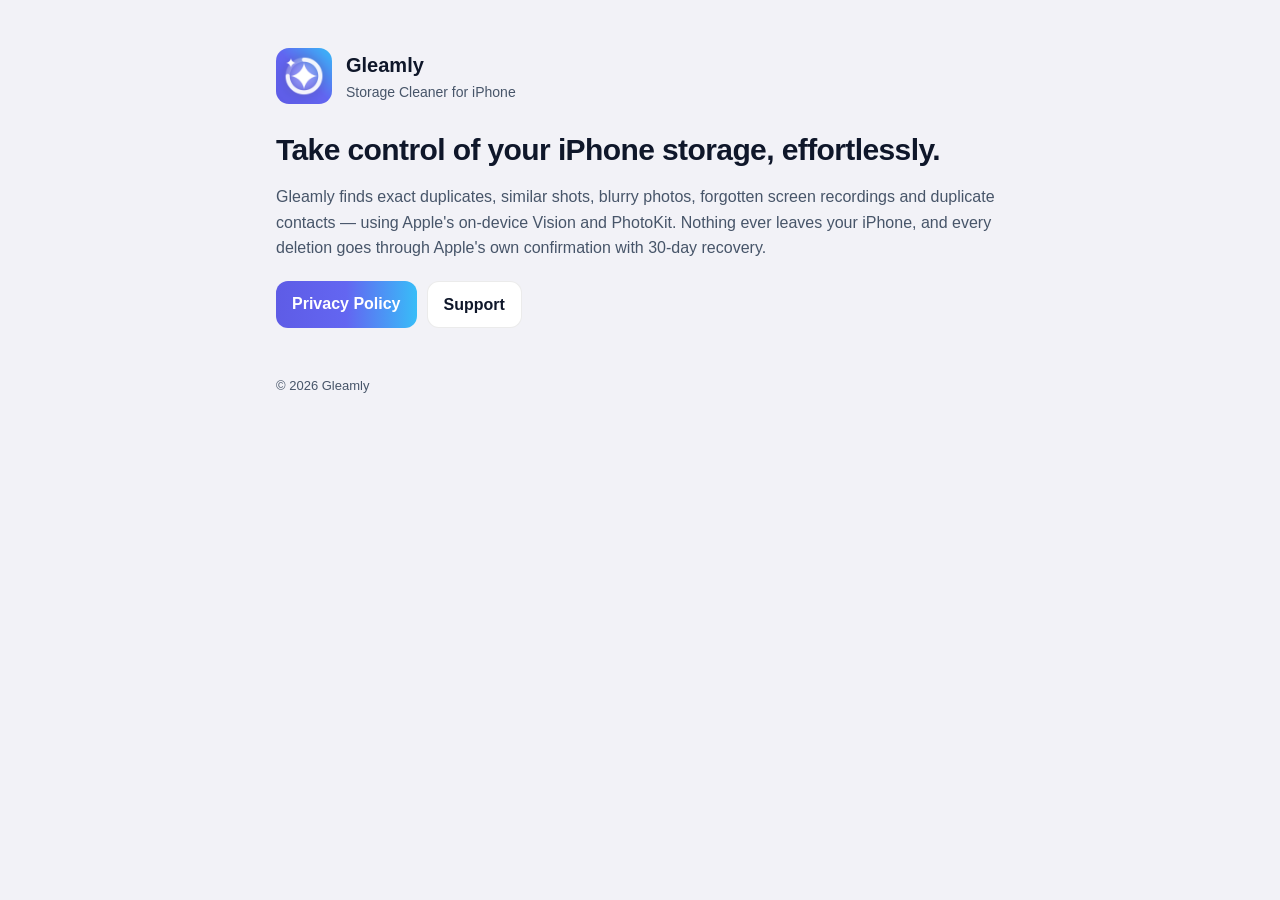
<file: index.html>
<!doctype html>
<html lang="en">
<head>
  <meta charset="utf-8">
  <meta name="viewport" content="width=device-width, initial-scale=1">
  <title>Gleamly – Storage Cleaner</title>
  <meta name="description" content="Gleamly finds duplicate photos, large videos and messy contacts — 100% on your iPhone.">
  <link rel="icon" href="icon.png">
  <link rel="stylesheet" href="style.css">
</head>
<body>
<main>
  <header>
    <img src="icon.png" alt="Gleamly app icon">
    <div>
      <div class="brand">Gleamly</div>
      <p class="tagline">Storage Cleaner for iPhone</p>
    </div>
  </header>

  <h1>Take control of your iPhone storage, effortlessly.</h1>
  <p>Gleamly finds exact duplicates, similar shots, blurry photos, forgotten screen recordings and duplicate contacts —
    using Apple's on-device Vision and PhotoKit. Nothing ever leaves your iPhone, and every deletion goes through
    Apple's own confirmation with 30-day recovery.</p>

  <div class="links">
    <a class="button" href="privacy.html">Privacy Policy</a>
    <a class="button secondary" href="support.html">Support</a>
  </div>

  <footer>© 2026 Gleamly</footer>
</main>
</body>
</html>
</file>
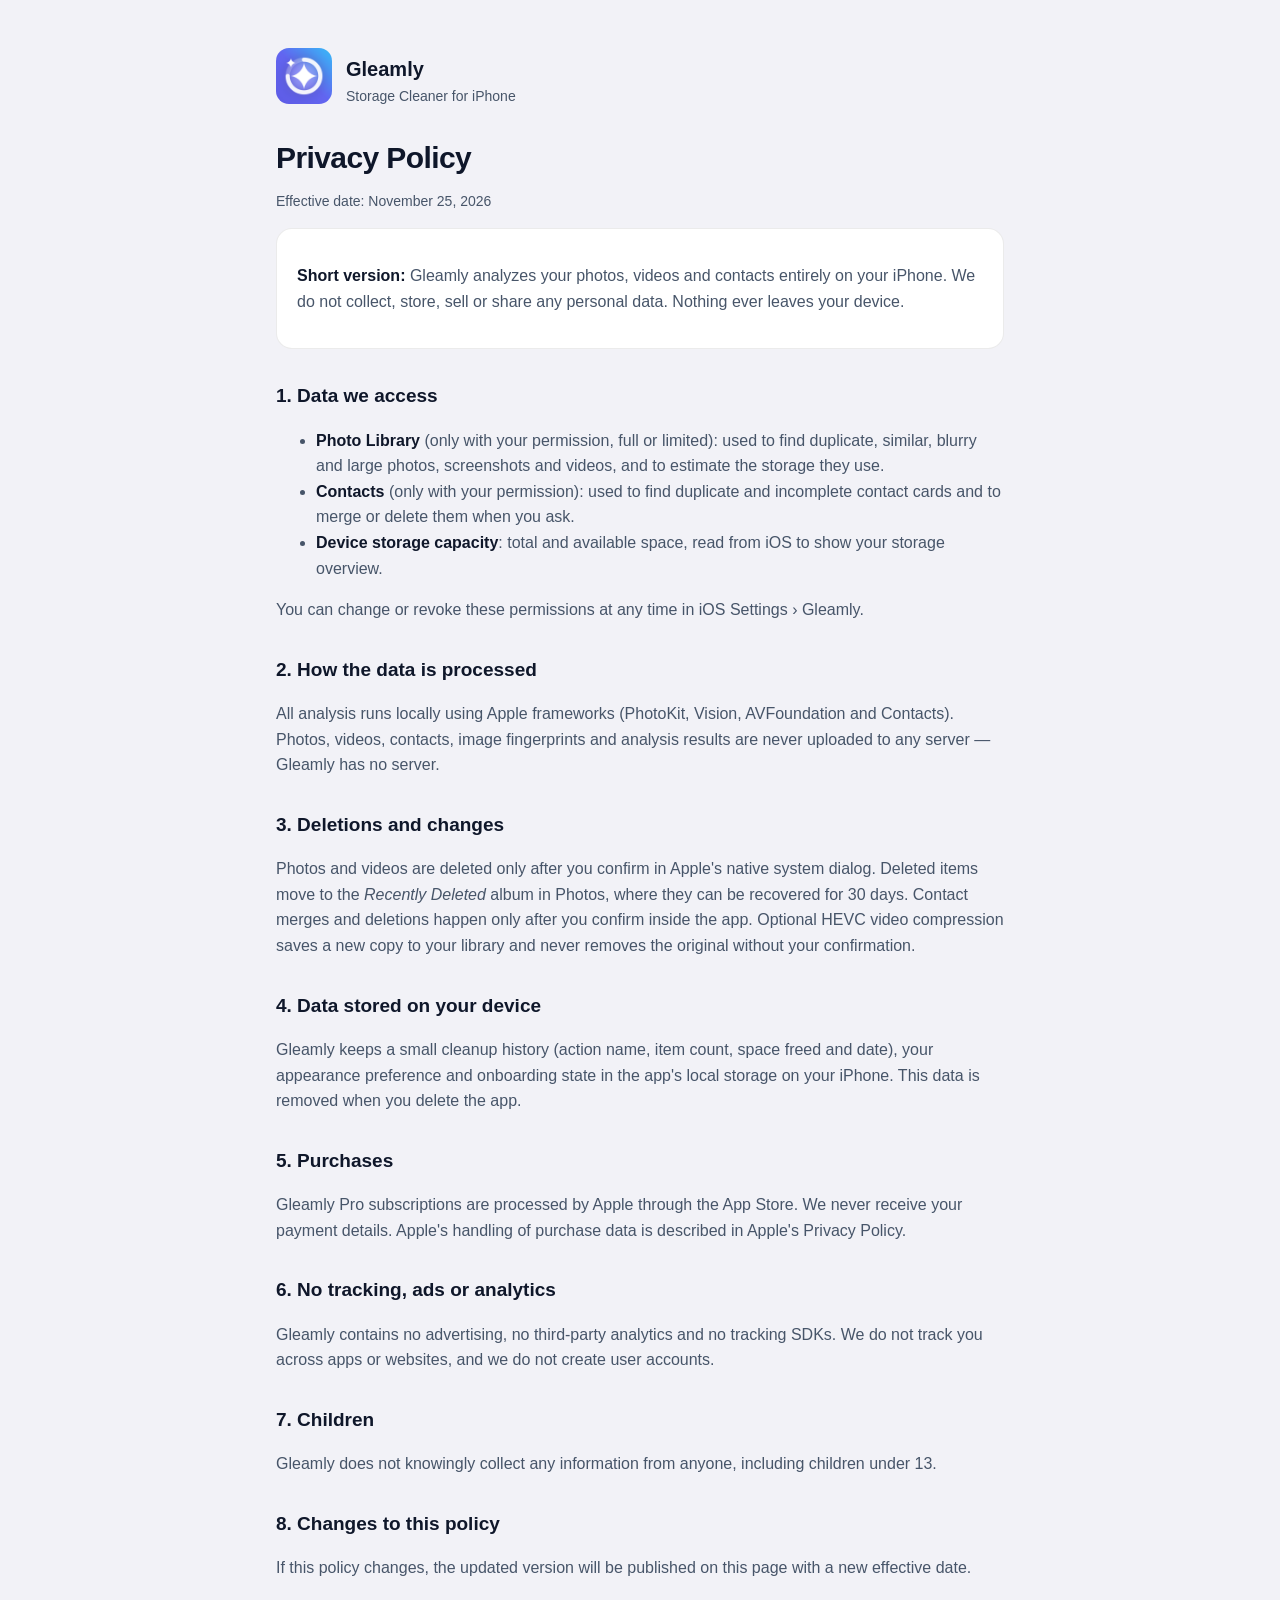
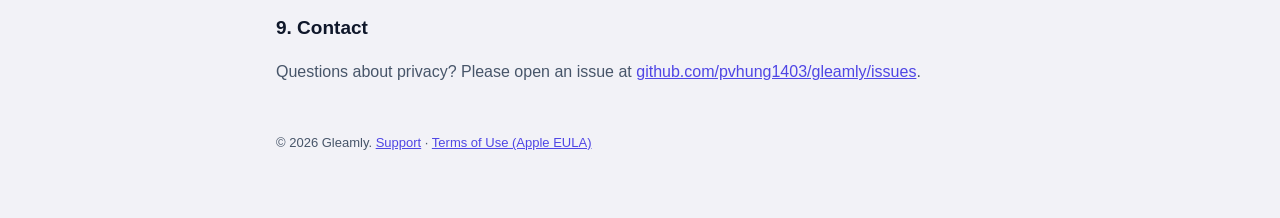
<file: privacy.html>
<!doctype html>
<html lang="en">
<head>
  <meta charset="utf-8">
  <meta name="viewport" content="width=device-width, initial-scale=1">
  <title>Gleamly Privacy Policy</title>
  <meta name="description" content="Privacy Policy for Gleamly – Storage Cleaner for iPhone. All analysis happens on your device.">
  <link rel="icon" href="icon.png">
  <link rel="stylesheet" href="style.css">
</head>
<body>
<main>
  <header>
    <a href="./"><img src="icon.png" alt="Gleamly app icon"></a>
    <div>
      <div class="brand">Gleamly</div>
      <p class="tagline">Storage Cleaner for iPhone</p>
    </div>
  </header>

  <h1>Privacy Policy</h1>
  <p class="updated">Effective date: November 25, 2026</p>

  <div class="card">
    <p><strong>Short version:</strong> Gleamly analyzes your photos, videos and contacts entirely on your iPhone.
      We do not collect, store, sell or share any personal data. Nothing ever leaves your device.</p>
  </div>

  <h2>1. Data we access</h2>
  <ul>
    <li><strong>Photo Library</strong> (only with your permission, full or limited): used to find duplicate, similar,
      blurry and large photos, screenshots and videos, and to estimate the storage they use.</li>
    <li><strong>Contacts</strong> (only with your permission): used to find duplicate and incomplete contact cards
      and to merge or delete them when you ask.</li>
    <li><strong>Device storage capacity</strong>: total and available space, read from iOS to show your storage overview.</li>
  </ul>
  <p>You can change or revoke these permissions at any time in iOS Settings › Gleamly.</p>

  <h2>2. How the data is processed</h2>
  <p>All analysis runs locally using Apple frameworks (PhotoKit, Vision, AVFoundation and Contacts). Photos, videos,
    contacts, image fingerprints and analysis results are never uploaded to any server — Gleamly has no server.</p>

  <h2>3. Deletions and changes</h2>
  <p>Photos and videos are deleted only after you confirm in Apple's native system dialog. Deleted items move to the
    <em>Recently Deleted</em> album in Photos, where they can be recovered for 30 days. Contact merges and deletions
    happen only after you confirm inside the app. Optional HEVC video compression saves a new copy to your library and
    never removes the original without your confirmation.</p>

  <h2>4. Data stored on your device</h2>
  <p>Gleamly keeps a small cleanup history (action name, item count, space freed and date), your appearance preference
    and onboarding state in the app's local storage on your iPhone. This data is removed when you delete the app.</p>

  <h2>5. Purchases</h2>
  <p>Gleamly Pro subscriptions are processed by Apple through the App Store. We never receive your payment details.
    Apple's handling of purchase data is described in Apple's Privacy Policy.</p>

  <h2>6. No tracking, ads or analytics</h2>
  <p>Gleamly contains no advertising, no third-party analytics and no tracking SDKs. We do not track you across apps
    or websites, and we do not create user accounts.</p>

  <h2>7. Children</h2>
  <p>Gleamly does not knowingly collect any information from anyone, including children under 13.</p>

  <h2>8. Changes to this policy</h2>
  <p>If this policy changes, the updated version will be published on this page with a new effective date.</p>

  <h2>9. Contact</h2>
  <p>Questions about privacy? Please open an issue at
    <a href="https://github.com/pvhung1403/gleamly/issues">github.com/pvhung1403/gleamly/issues</a>.</p>

  <footer>© 2026 Gleamly. <a href="support.html">Support</a> · <a href="https://www.apple.com/legal/internet-services/itunes/dev/stdeula/">Terms of Use (Apple EULA)</a></footer>
</main>
</body>
</html>
</file>
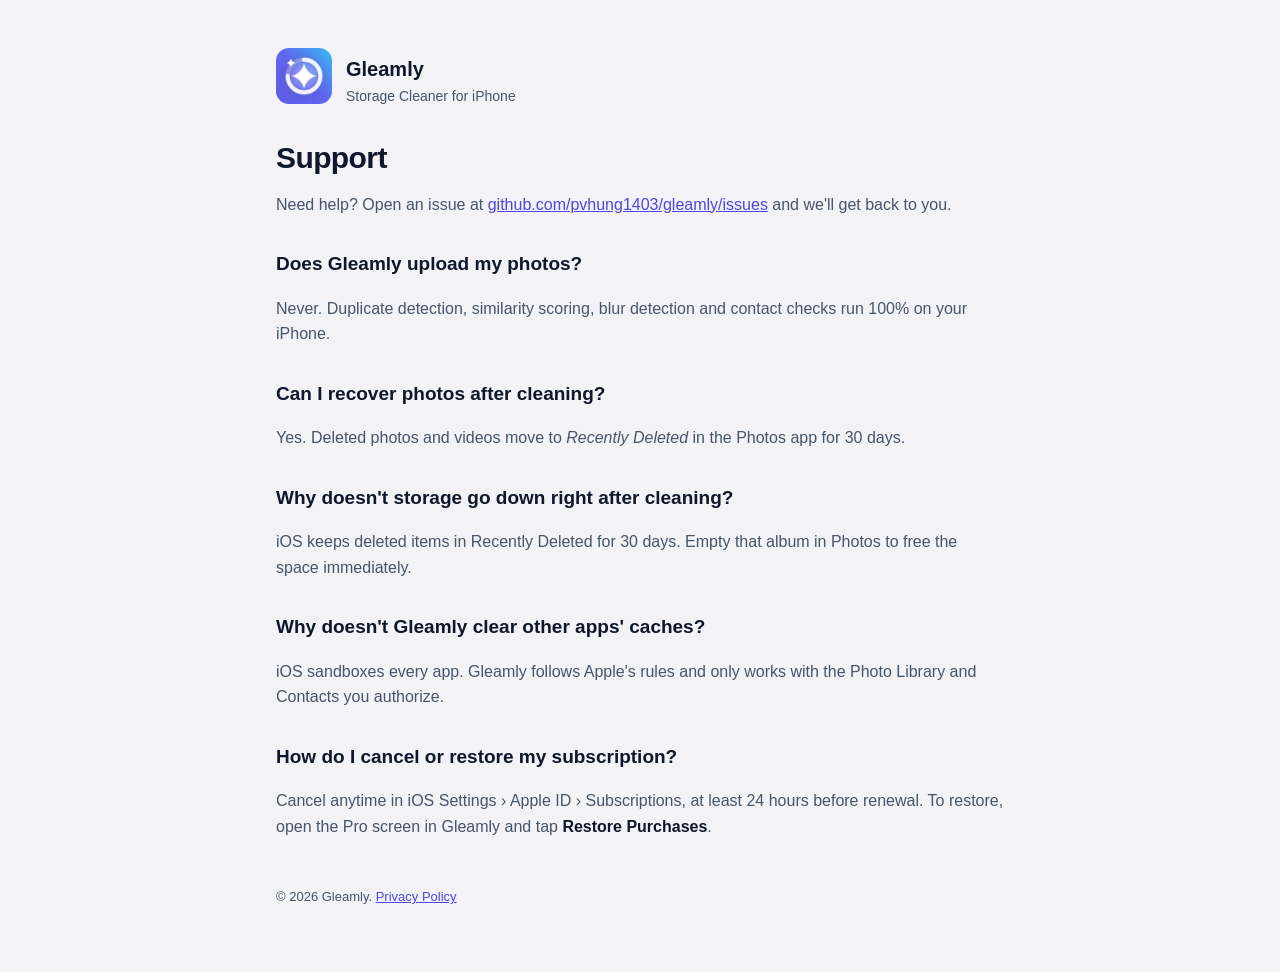
<file: support.html>
<!doctype html>
<html lang="en">
<head>
  <meta charset="utf-8">
  <meta name="viewport" content="width=device-width, initial-scale=1">
  <title>Gleamly Support</title>
  <meta name="description" content="Help and frequently asked questions for Gleamly – Storage Cleaner for iPhone.">
  <link rel="icon" href="icon.png">
  <link rel="stylesheet" href="style.css">
</head>
<body>
<main>
  <header>
    <a href="./"><img src="icon.png" alt="Gleamly app icon"></a>
    <div>
      <div class="brand">Gleamly</div>
      <p class="tagline">Storage Cleaner for iPhone</p>
    </div>
  </header>

  <h1>Support</h1>
  <p>Need help? Open an issue at
    <a href="https://github.com/pvhung1403/gleamly/issues">github.com/pvhung1403/gleamly/issues</a> and we'll get back to you.</p>

  <h2>Does Gleamly upload my photos?</h2>
  <p>Never. Duplicate detection, similarity scoring, blur detection and contact checks run 100% on your iPhone.</p>

  <h2>Can I recover photos after cleaning?</h2>
  <p>Yes. Deleted photos and videos move to <em>Recently Deleted</em> in the Photos app for 30 days.</p>

  <h2>Why doesn't storage go down right after cleaning?</h2>
  <p>iOS keeps deleted items in Recently Deleted for 30 days. Empty that album in Photos to free the space immediately.</p>

  <h2>Why doesn't Gleamly clear other apps' caches?</h2>
  <p>iOS sandboxes every app. Gleamly follows Apple's rules and only works with the Photo Library and Contacts you authorize.</p>

  <h2>How do I cancel or restore my subscription?</h2>
  <p>Cancel anytime in iOS Settings › Apple ID › Subscriptions, at least 24 hours before renewal.
    To restore, open the Pro screen in Gleamly and tap <strong>Restore Purchases</strong>.</p>

  <footer>© 2026 Gleamly. <a href="privacy.html">Privacy Policy</a></footer>
</main>
</body>
</html>
</file>
<file: style.css>
:root {
  --bg: #F2F2F7;
  --surface: #FFFFFF;
  --text: #0F172A;
  --muted: #475569;
  --stroke: rgba(0, 0, 0, 0.08);
  --accent: #4F46E5;
  --sky: #0284C7;
  color-scheme: light dark;
}

@media (prefers-color-scheme: dark) {
  :root {
    --bg: #080B18;
    --surface: rgba(19, 24, 51, 0.85);
    --text: #F8FAFC;
    --muted: #94A3B8;
    --stroke: rgba(255, 255, 255, 0.10);
    --accent: #818CF8;
    --sky: #38BDF8;
  }
}

* { box-sizing: border-box; }

body {
  margin: 0;
  background: var(--bg);
  color: var(--text);
  font: 16px/1.6 -apple-system, BlinkMacSystemFont, "SF Pro Text", "Segoe UI", Roboto, sans-serif;
}

main {
  max-width: 760px;
  margin: 0 auto;
  padding: 48px 16px 64px;
}

header {
  display: flex;
  align-items: center;
  gap: 14px;
  margin-bottom: 28px;
}

header img {
  width: 56px;
  height: 56px;
  border-radius: 13px;
}

header a { color: inherit; text-decoration: none; }

h1 { font-size: 30px; line-height: 1.2; margin: 0 0 6px; letter-spacing: -0.02em; }
h2 { font-size: 19px; margin: 32px 0 8px; }
p, li { color: var(--muted); }
strong { color: var(--text); }
a { color: var(--accent); }

.brand { font-weight: 700; font-size: 20px; }
.tagline { margin: 0; color: var(--muted); font-size: 14px; }
.updated { font-size: 14px; color: var(--muted); }

.card {
  background: var(--surface);
  border: 1px solid var(--stroke);
  border-radius: 16px;
  padding: 18px 20px;
  margin: 16px 0;
}

.links { display: flex; flex-wrap: wrap; gap: 10px; margin-top: 20px; }

.button {
  display: inline-block;
  padding: 10px 16px;
  border-radius: 12px;
  background: linear-gradient(90deg, #5E5CE6, #6366F1, #38BDF8);
  color: #fff;
  font-weight: 600;
  text-decoration: none;
}

.button.secondary {
  background: var(--surface);
  color: var(--text);
  border: 1px solid var(--stroke);
}

footer { margin-top: 48px; font-size: 13px; color: var(--muted); }
</file>
